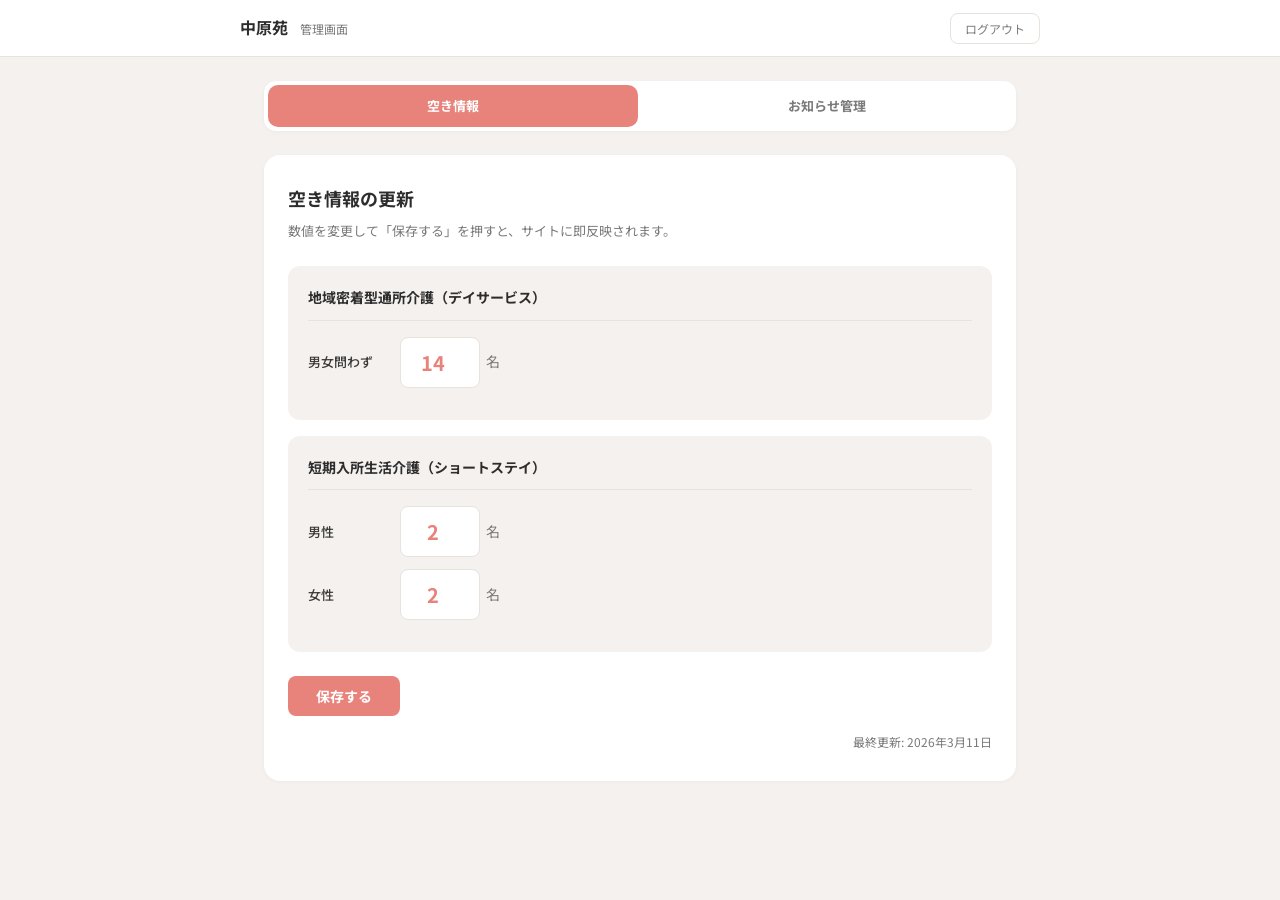
<file: admin/index.html>
<!DOCTYPE html>
<html lang="ja">
<head>
  <meta charset="UTF-8">
  <meta name="viewport" content="width=device-width, initial-scale=1.0">
  <title>管理画面 — 中原苑</title>
  <link rel="preconnect" href="https://fonts.googleapis.com">
  <link rel="preconnect" href="https://fonts.gstatic.com" crossorigin>
  <link href="https://fonts.googleapis.com/css2?family=Noto+Sans+JP:wght@400;500;700&display=swap" rel="stylesheet">
  <link rel="stylesheet" href="style.css">
</head>
<body>

  <header class="admin-header">
    <div class="admin-header-inner">
      <h1>中原苑 <span>管理画面</span></h1>
      <button class="btn-logout">ログアウト</button>
    </div>
  </header>

  <main class="admin-main">
    <div class="alert alert-success" id="success-alert" style="display:none;"></div>

    <!-- Tabs -->
    <div class="tabs">
      <a href="#" class="tab active" data-tab="availability">空き情報</a>
      <a href="#" class="tab" data-tab="news">お知らせ管理</a>
    </div>

    <!-- ===== TAB: Availability ===== -->
    <section class="panel" id="tab-availability">
      <h2>空き情報の更新</h2>
      <p class="panel-desc">数値を変更して「保存する」を押すと、サイトに即反映されます。</p>

      <form id="availability-form">
        <div class="form-group-card">
          <h3>地域密着型通所介護（デイサービス）</h3>
          <div class="input-row">
            <label>男女問わず</label>
            <div class="input-with-unit">
              <input type="number" id="day-count" value="14" min="0" max="999">
              <span class="unit">名</span>
            </div>
          </div>
        </div>

        <div class="form-group-card">
          <h3>短期入所生活介護（ショートステイ）</h3>
          <div class="input-row">
            <label>男性</label>
            <div class="input-with-unit">
              <input type="number" id="short-male" value="2" min="0" max="999">
              <span class="unit">名</span>
            </div>
          </div>
          <div class="input-row">
            <label>女性</label>
            <div class="input-with-unit">
              <input type="number" id="short-female" value="2" min="0" max="999">
              <span class="unit">名</span>
            </div>
          </div>
        </div>

        <button type="submit" class="btn-save">保存する</button>
      </form>

      <p class="last-updated">最終更新: 2026年3月11日</p>
    </section>

    <!-- ===== TAB: News ===== -->
    <section class="panel" id="tab-news" style="display:none;">
      <h2>お知らせ管理</h2>

      <div class="form-group-card">
        <h3>新しいお知らせを追加</h3>
        <form id="news-form">
          <div class="input-row">
            <label>日付</label>
            <input type="date" id="news-date" value="2026-03-13">
          </div>
          <div class="input-row">
            <label>種別</label>
            <select id="news-category">
              <option value="お知らせ">お知らせ</option>
              <option value="イベント">イベント</option>
            </select>
          </div>
          <div class="input-row">
            <label>タイトル</label>
            <input type="text" id="news-title" placeholder="お知らせのタイトル">
          </div>
          <div class="input-row">
            <label>内容</label>
            <textarea id="news-content" rows="3" placeholder="お知らせの内容（任意）"></textarea>
          </div>
          <div class="input-row">
            <label>リンク先</label>
            <input type="text" id="news-link" placeholder="/recruit など（任意）">
          </div>
          <button type="submit" class="btn-save">追加する</button>
        </form>
      </div>

      <div class="news-admin-list">
        <h3>登録済みのお知らせ</h3>
        <div class="news-admin-item">
          <div class="news-admin-info">
            <span class="news-admin-date">2026-02-13</span>
            <span class="news-admin-category category-info">お知らせ</span>
            <span class="news-admin-title">求人情報を掲載しました</span>
          </div>
          <div class="news-admin-actions">
            <button class="btn-delete" onclick="if(confirm('このお知らせを削除しますか？')){this.closest('.news-admin-item').remove();showAlert('お知らせを削除しました');}">削除</button>
          </div>
        </div>
        <div class="news-admin-item">
          <div class="news-admin-info">
            <span class="news-admin-date">2025-10-25</span>
            <span class="news-admin-category category-event">イベント</span>
            <span class="news-admin-title">市民開放講座を開催します</span>
          </div>
          <div class="news-admin-actions">
            <button class="btn-delete" onclick="if(confirm('このお知らせを削除しますか？')){this.closest('.news-admin-item').remove();showAlert('お知らせを削除しました');}">削除</button>
          </div>
        </div>
        <div class="news-admin-item">
          <div class="news-admin-info">
            <span class="news-admin-date">2025-08-05</span>
            <span class="news-admin-category category-info">お知らせ</span>
            <span class="news-admin-title">求人情報を掲載しました</span>
          </div>
          <div class="news-admin-actions">
            <button class="btn-delete" onclick="if(confirm('このお知らせを削除しますか？')){this.closest('.news-admin-item').remove();showAlert('お知らせを削除しました');}">削除</button>
          </div>
        </div>
      </div>
    </section>

  </main>

  <script>
    // Tab switching
    document.querySelectorAll('.tab').forEach(tab => {
      tab.addEventListener('click', (e) => {
        e.preventDefault();
        document.querySelectorAll('.tab').forEach(t => t.classList.remove('active'));
        tab.classList.add('active');
        const target = tab.dataset.tab;
        document.getElementById('tab-availability').style.display = target === 'availability' ? 'block' : 'none';
        document.getElementById('tab-news').style.display = target === 'news' ? 'block' : 'none';
      });
    });

    function showAlert(msg) {
      const el = document.getElementById('success-alert');
      el.textContent = msg;
      el.style.display = 'block';
      setTimeout(() => { el.style.display = 'none'; }, 3000);
    }

    // Availability form
    document.getElementById('availability-form').addEventListener('submit', (e) => {
      e.preventDefault();
      showAlert('空き情報を更新しました（デモ）');
    });

    // News form
    document.getElementById('news-form').addEventListener('submit', (e) => {
      e.preventDefault();
      const title = document.getElementById('news-title').value;
      if (!title) return;
      const date = document.getElementById('news-date').value;
      const cat = document.getElementById('news-category').value;
      const catClass = cat === 'イベント' ? 'category-event' : 'category-info';

      const item = document.createElement('div');
      item.className = 'news-admin-item';
      item.innerHTML = `
        <div class="news-admin-info">
          <span class="news-admin-date">${date}</span>
          <span class="news-admin-category ${catClass}">${cat}</span>
          <span class="news-admin-title">${title}</span>
        </div>
        <div class="news-admin-actions">
          <button class="btn-delete" onclick="if(confirm('このお知らせを削除しますか？')){this.closest('.news-admin-item').remove();showAlert('お知らせを削除しました');}">削除</button>
        </div>
      `;
      document.querySelector('.news-admin-list').insertBefore(item, document.querySelector('.news-admin-list').children[1]);
      document.getElementById('news-title').value = '';
      document.getElementById('news-content').value = '';
      document.getElementById('news-link').value = '';
      showAlert('お知らせを追加しました（デモ）');
    });
  </script>

</body>
</html>
</file>
<file: admin/style.css>
/* ============================================================
   中原苑 Admin Panel — Styles
   ============================================================ */

*, *::before, *::after {
  margin: 0;
  padding: 0;
  box-sizing: border-box;
}

:root {
  --coral: #E8837C;
  --coral-light: #F2A9A4;
  --coral-dark: #D4615A;
  --coral-bg: rgba(232, 131, 124, 0.08);
  --dark: #2D2D2D;
  --text: #3A3A3A;
  --text-light: #7A7A7A;
  --white: #FFFFFF;
  --bg: #F5F1EE;
  --border: #E8E2DD;
  --green: #5CAF8C;
  --green-bg: rgba(92, 175, 140, 0.1);
  --red: #D4615A;
  --red-bg: rgba(212, 97, 90, 0.08);
}

body {
  font-family: 'Noto Sans JP', 'Hiragino Kaku Gothic ProN', sans-serif;
  font-size: 14px;
  line-height: 1.7;
  color: var(--text);
  background: var(--bg);
  min-height: 100vh;
}

a {
  color: var(--coral);
  text-decoration: none;
}

/* --- Login --- */
.login-wrapper {
  display: flex;
  align-items: center;
  justify-content: center;
  min-height: 100vh;
  padding: 20px;
}

.login-card {
  background: var(--white);
  border-radius: 16px;
  padding: 40px 32px;
  width: 100%;
  max-width: 380px;
  box-shadow: 0 4px 24px rgba(0,0,0,0.06);
}

.login-card h1 {
  font-size: 22px;
  font-weight: 700;
  color: var(--dark);
  margin-bottom: 28px;
  text-align: center;
}

.login-card h1 span {
  display: block;
  font-size: 12px;
  font-weight: 400;
  color: var(--text-light);
  margin-top: 4px;
}

.login-card label {
  display: block;
  font-size: 12px;
  font-weight: 700;
  color: var(--text-light);
  margin-bottom: 6px;
}

.login-card input[type="password"] {
  width: 100%;
  padding: 12px 16px;
  border: 1px solid var(--border);
  border-radius: 10px;
  font-size: 15px;
  font-family: inherit;
  outline: none;
  transition: border-color 0.2s;
}

.login-card input[type="password"]:focus {
  border-color: var(--coral);
}

.btn-login {
  display: block;
  width: 100%;
  padding: 12px;
  margin-top: 20px;
  background: var(--coral);
  color: var(--white);
  border: none;
  border-radius: 10px;
  font-size: 14px;
  font-weight: 700;
  font-family: inherit;
  cursor: pointer;
  transition: background 0.2s;
}

.btn-login:hover {
  background: var(--coral-dark);
}

/* --- Header --- */
.admin-header {
  background: var(--white);
  border-bottom: 1px solid var(--border);
  padding: 0 24px;
}

.admin-header-inner {
  max-width: 800px;
  margin: 0 auto;
  display: flex;
  align-items: center;
  justify-content: space-between;
  height: 56px;
}

.admin-header h1 {
  font-size: 16px;
  font-weight: 700;
  color: var(--dark);
}

.admin-header h1 span {
  font-weight: 400;
  color: var(--text-light);
  font-size: 12px;
  margin-left: 8px;
}

.btn-logout {
  background: none;
  border: 1px solid var(--border);
  border-radius: 8px;
  padding: 6px 14px;
  font-size: 12px;
  font-family: inherit;
  color: var(--text-light);
  cursor: pointer;
  transition: border-color 0.2s, color 0.2s;
}

.btn-logout:hover {
  border-color: var(--red);
  color: var(--red);
}

/* --- Main --- */
.admin-main {
  max-width: 800px;
  margin: 0 auto;
  padding: 24px;
}

/* --- Alert --- */
.alert {
  padding: 12px 16px;
  border-radius: 10px;
  font-size: 13px;
  font-weight: 500;
  margin-bottom: 20px;
}

.alert-success {
  background: var(--green-bg);
  color: var(--green);
  border: 1px solid rgba(92, 175, 140, 0.2);
}

.alert-error {
  background: var(--red-bg);
  color: var(--red);
  border: 1px solid rgba(212, 97, 90, 0.15);
  margin-bottom: 16px;
}

/* --- Tabs --- */
.tabs {
  display: flex;
  gap: 4px;
  margin-bottom: 24px;
  background: var(--white);
  border-radius: 12px;
  padding: 4px;
  box-shadow: 0 1px 4px rgba(0,0,0,0.04);
}

.tab {
  flex: 1;
  text-align: center;
  padding: 10px 16px;
  font-size: 13px;
  font-weight: 700;
  color: var(--text-light);
  border-radius: 10px;
  transition: background 0.2s, color 0.2s;
}

.tab:hover {
  color: var(--text);
}

.tab.active {
  background: var(--coral);
  color: var(--white);
}

/* --- Panel --- */
.panel {
  background: var(--white);
  border-radius: 16px;
  padding: 28px 24px;
  box-shadow: 0 1px 4px rgba(0,0,0,0.04);
}

.panel h2 {
  font-size: 18px;
  font-weight: 700;
  color: var(--dark);
  margin-bottom: 6px;
}

.panel-desc {
  font-size: 13px;
  color: var(--text-light);
  margin-bottom: 24px;
}

/* --- Form Group Card --- */
.form-group-card {
  background: var(--bg);
  border-radius: 12px;
  padding: 20px;
  margin-bottom: 16px;
}

.form-group-card h3 {
  font-size: 14px;
  font-weight: 700;
  color: var(--dark);
  margin-bottom: 16px;
  padding-bottom: 10px;
  border-bottom: 1px solid var(--border);
}

/* --- Input Row --- */
.input-row {
  display: flex;
  align-items: center;
  gap: 12px;
  margin-bottom: 12px;
}

.input-row label {
  font-size: 13px;
  font-weight: 500;
  color: var(--text);
  min-width: 80px;
  flex-shrink: 0;
}

.input-with-unit {
  display: flex;
  align-items: center;
  gap: 6px;
}

.input-with-unit .unit {
  font-size: 14px;
  color: var(--text-light);
}

input[type="number"] {
  width: 80px;
  padding: 10px 12px;
  border: 1px solid var(--border);
  border-radius: 8px;
  font-size: 20px;
  font-weight: 700;
  font-family: inherit;
  text-align: center;
  color: var(--coral);
  outline: none;
  transition: border-color 0.2s;
}

input[type="number"]:focus {
  border-color: var(--coral);
}

input[type="text"],
input[type="date"],
select,
textarea {
  flex: 1;
  padding: 10px 12px;
  border: 1px solid var(--border);
  border-radius: 8px;
  font-size: 14px;
  font-family: inherit;
  outline: none;
  transition: border-color 0.2s;
  background: var(--white);
}

input[type="text"]:focus,
input[type="date"]:focus,
select:focus,
textarea:focus {
  border-color: var(--coral);
}

textarea {
  resize: vertical;
  min-height: 60px;
}

/* --- Buttons --- */
.btn-save {
  display: inline-block;
  padding: 10px 28px;
  background: var(--coral);
  color: var(--white);
  border: none;
  border-radius: 8px;
  font-size: 14px;
  font-weight: 700;
  font-family: inherit;
  cursor: pointer;
  transition: background 0.2s;
  margin-top: 8px;
}

.btn-save:hover {
  background: var(--coral-dark);
}

.btn-delete {
  background: none;
  border: 1px solid var(--border);
  border-radius: 6px;
  padding: 4px 12px;
  font-size: 11px;
  font-family: inherit;
  color: var(--text-light);
  cursor: pointer;
  transition: border-color 0.2s, color 0.2s, background 0.2s;
}

.btn-delete:hover {
  border-color: var(--red);
  color: var(--red);
  background: var(--red-bg);
}

.last-updated {
  font-size: 12px;
  color: var(--text-light);
  margin-top: 16px;
  text-align: right;
}

/* --- News Admin List --- */
.news-admin-list {
  margin-top: 24px;
}

.news-admin-list h3 {
  font-size: 14px;
  font-weight: 700;
  color: var(--dark);
  margin-bottom: 12px;
}

.news-admin-item {
  display: flex;
  align-items: center;
  justify-content: space-between;
  padding: 12px 16px;
  background: var(--bg);
  border-radius: 10px;
  margin-bottom: 8px;
  gap: 12px;
}

.news-admin-info {
  display: flex;
  align-items: center;
  gap: 10px;
  flex-wrap: wrap;
  flex: 1;
}

.news-admin-date {
  font-size: 12px;
  color: var(--text-light);
  font-variant-numeric: tabular-nums;
  flex-shrink: 0;
}

.news-admin-category {
  font-size: 10px;
  font-weight: 700;
  padding: 2px 8px;
  border-radius: 100px;
  flex-shrink: 0;
}

.category-info {
  background: var(--coral-bg);
  color: var(--coral-dark);
}

.category-event {
  background: var(--green-bg);
  color: var(--green);
}

.news-admin-title {
  font-size: 13px;
  font-weight: 500;
  color: var(--text);
}

.inline-form {
  display: inline;
}

.empty-message {
  font-size: 13px;
  color: var(--text-light);
  padding: 20px;
  text-align: center;
}

/* --- Responsive --- */
@media (max-width: 600px) {
  .input-row {
    flex-direction: column;
    align-items: flex-start;
    gap: 6px;
  }

  .input-row label {
    min-width: auto;
  }

  input[type="text"],
  input[type="date"],
  select,
  textarea {
    width: 100%;
  }

  .news-admin-item {
    flex-direction: column;
    align-items: flex-start;
  }

  .news-admin-actions {
    align-self: flex-end;
  }
}
</file>
